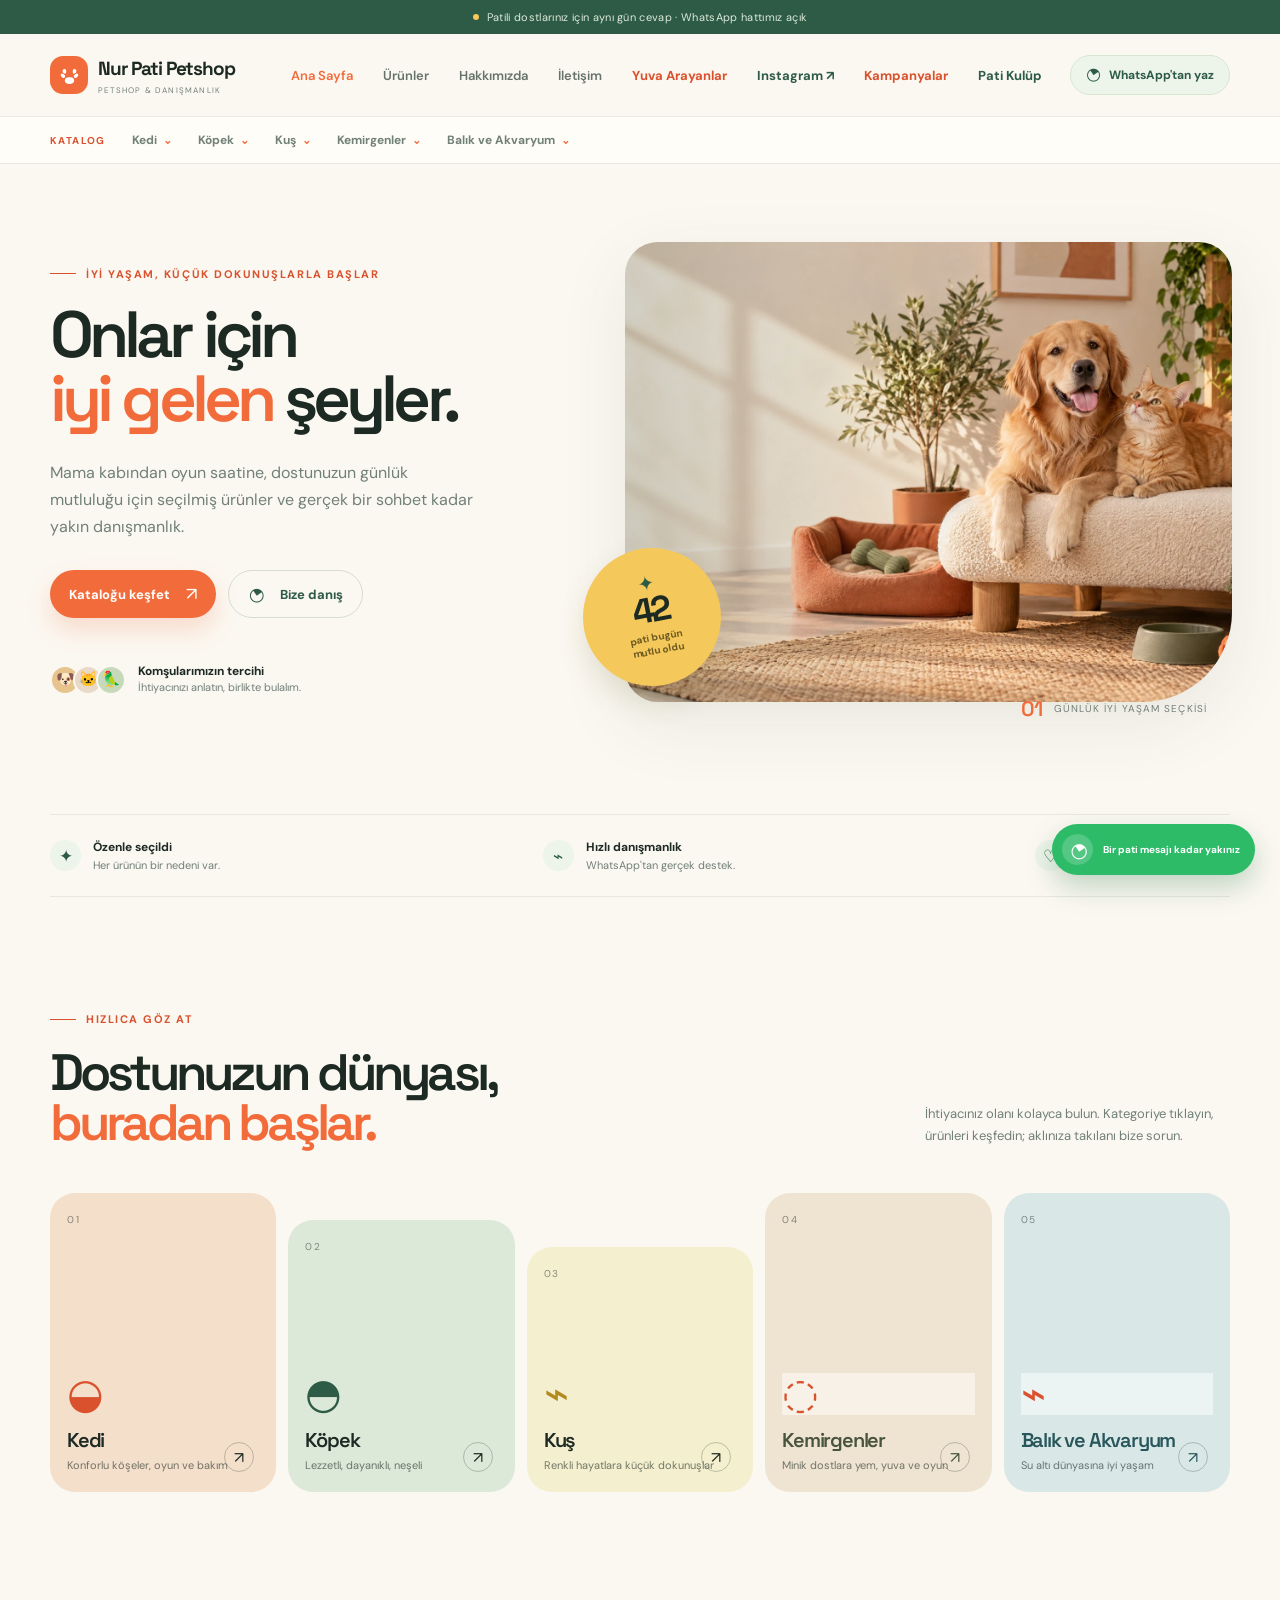
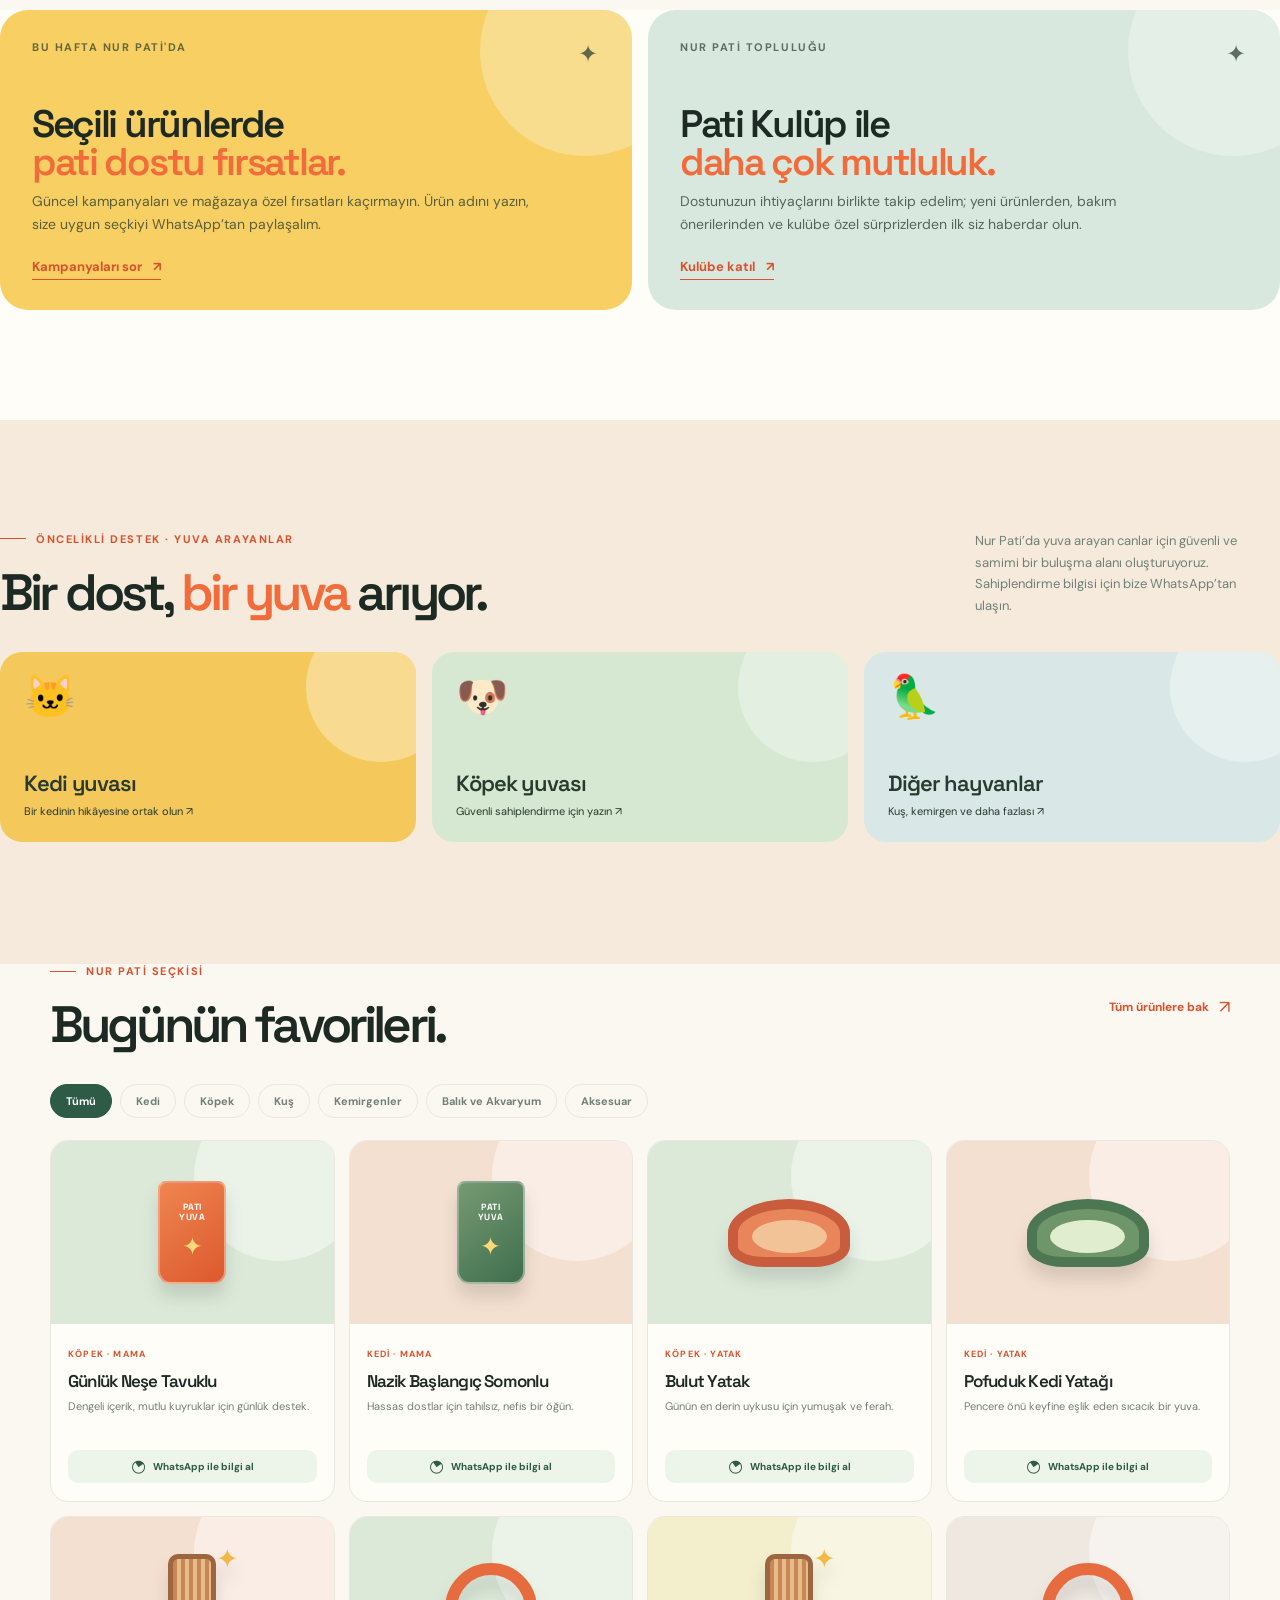
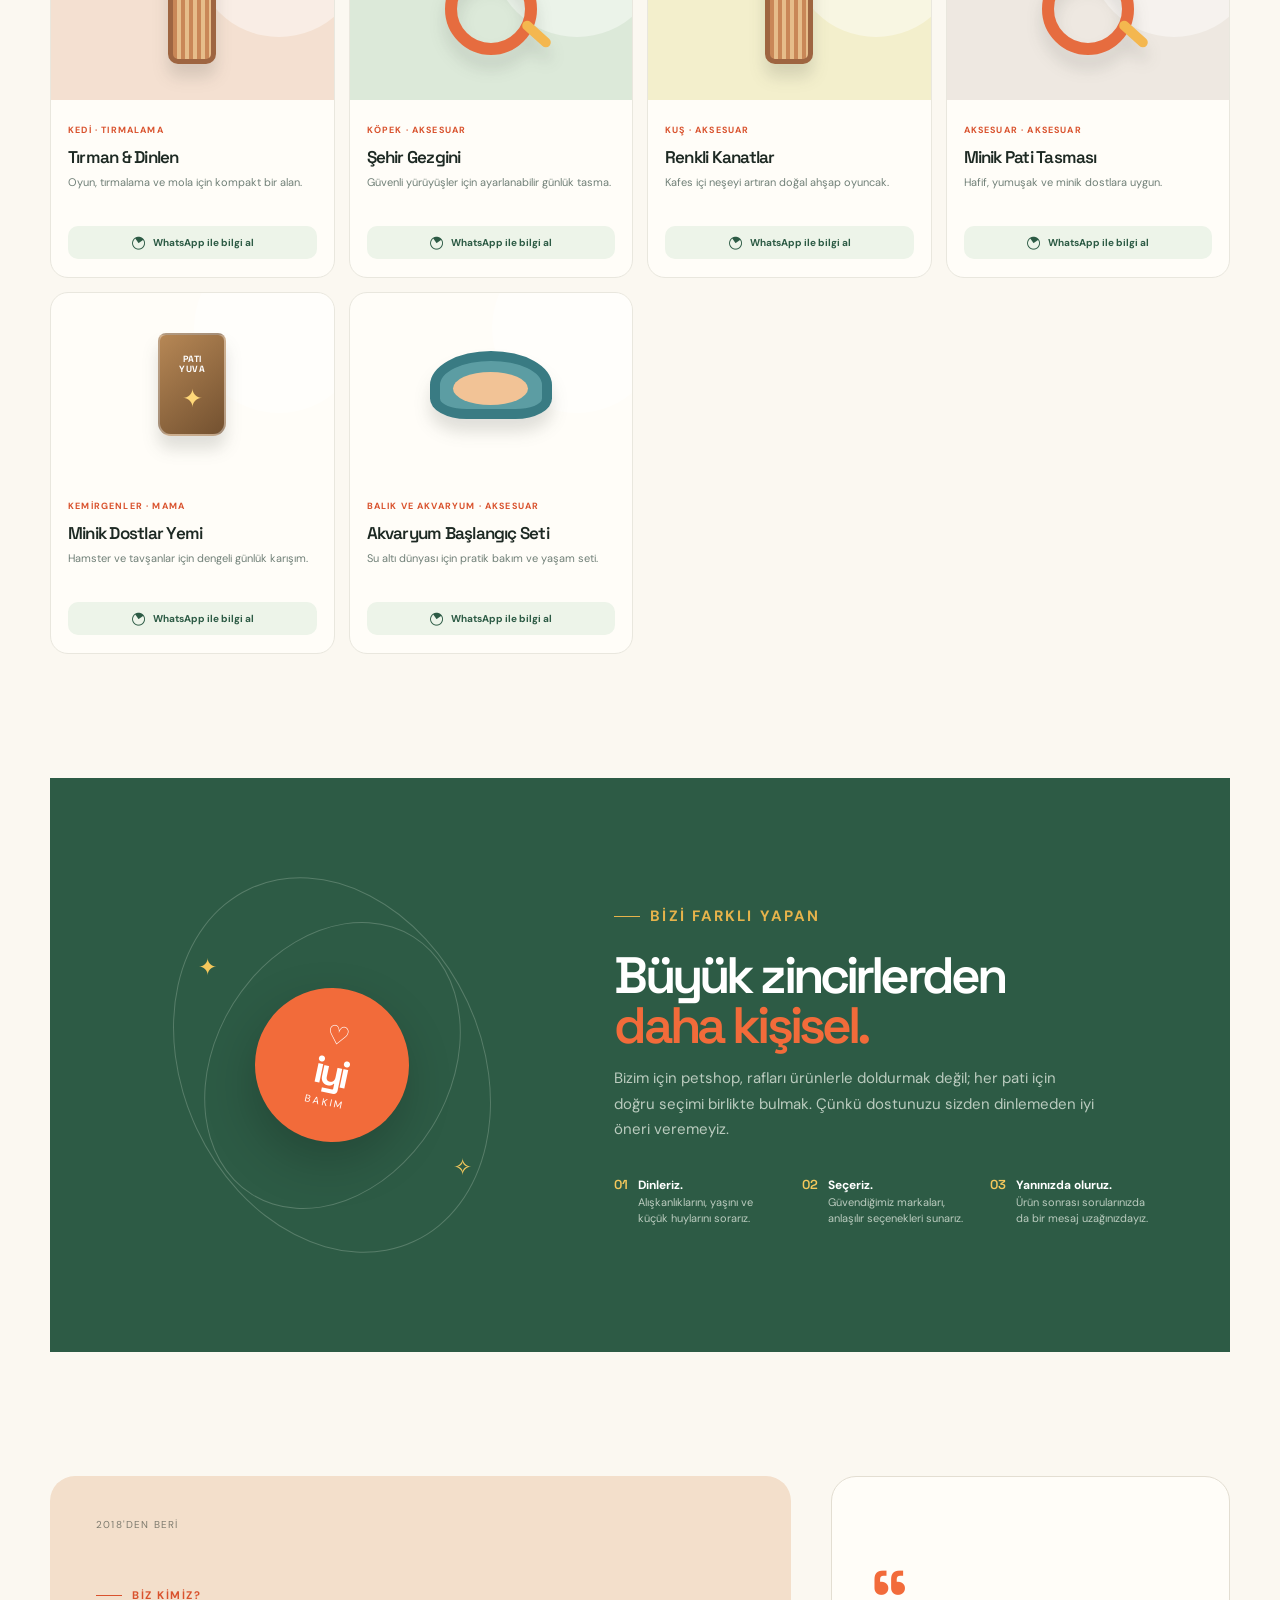
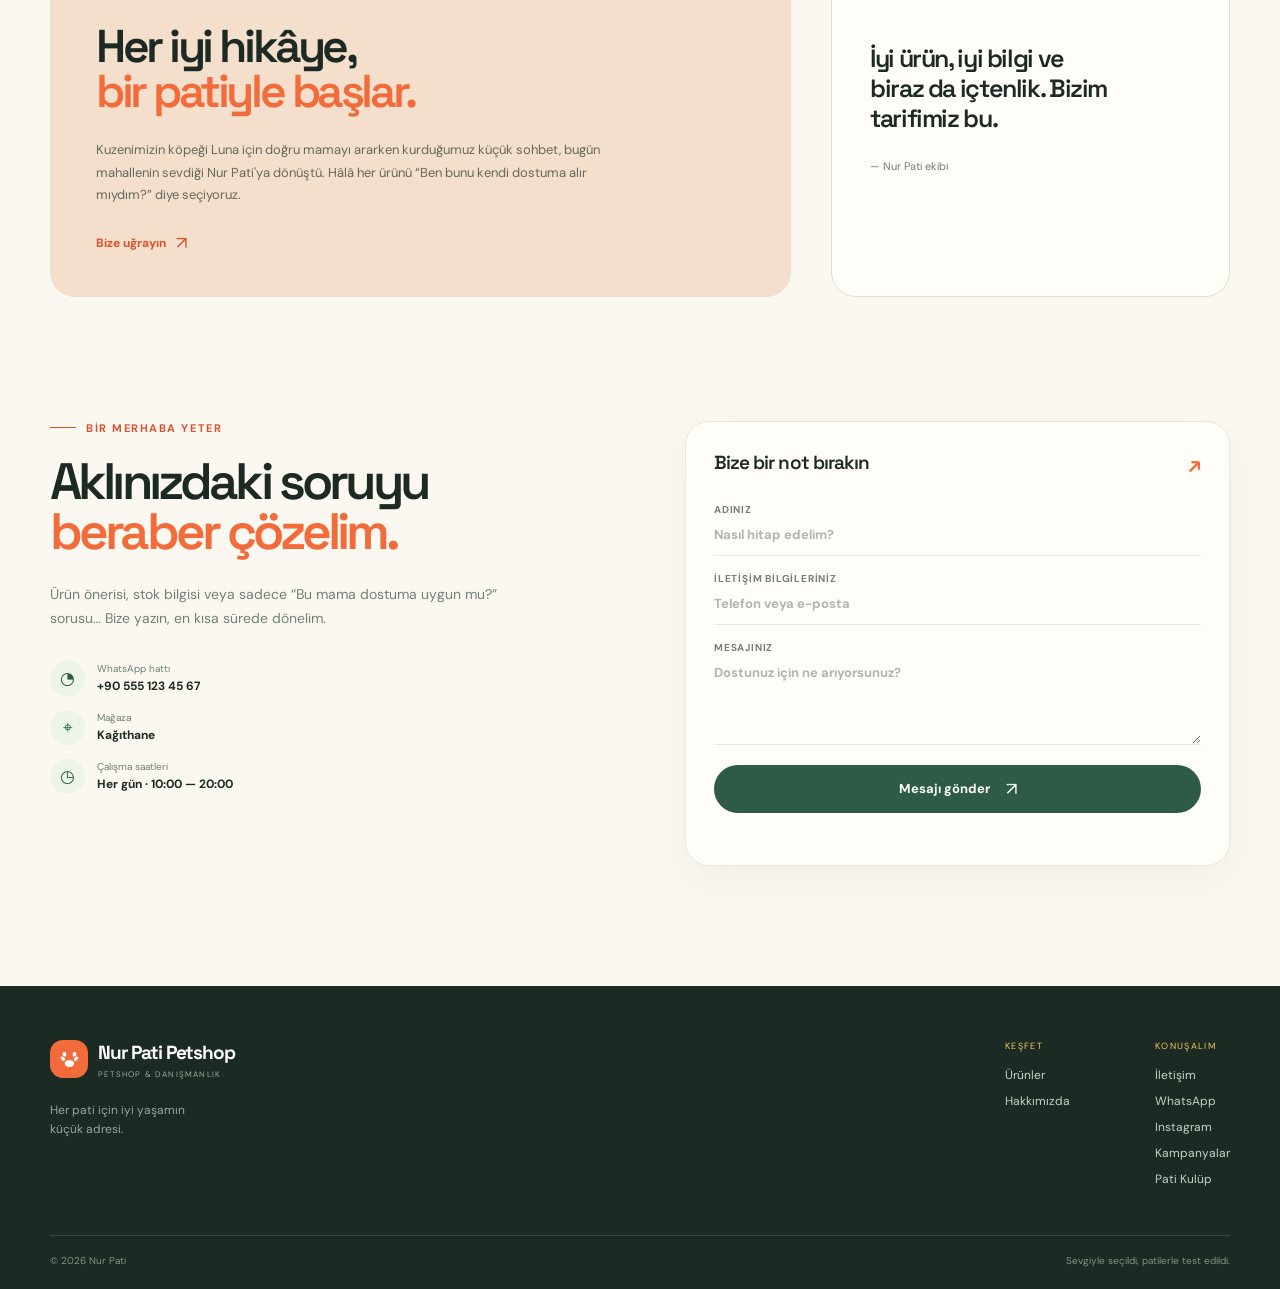
<file: index.html>
<!doctype html>
<html lang="tr">
  <head>
    <meta charset="UTF-8" />
    <meta name="viewport" content="width=device-width, initial-scale=1.0, viewport-fit=cover" />
    <meta name="theme-color" content="#f26b3a" />
    <meta name="mobile-web-app-capable" content="yes" />
    <meta name="apple-mobile-web-app-capable" content="yes" />
    <meta name="apple-mobile-web-app-status-bar-style" content="default" />
    <meta name="format-detection" content="telephone=no" />
    <meta name="referrer" content="strict-origin-when-cross-origin" />
    <meta http-equiv="Content-Security-Policy" content="default-src 'self'; base-uri 'self'; object-src 'none'; script-src 'self' 'unsafe-inline' https://files.manuscdn.com https://manus-analytics.com; style-src 'self' 'unsafe-inline'; font-src 'self' data:; img-src 'self' data: blob:; connect-src 'self' https://manus-analytics.com; form-action 'self'; upgrade-insecure-requests" />
    <meta name="description" content="Nur Pati Petshop — dostlarınız için özenle seçilmiş ürünler ve WhatsApp'tan hızlı danışmanlık." />
    <meta property="og:type" content="website" />
    <meta property="og:locale" content="tr_TR" />
    <meta property="og:title" content="Nur Pati Petshop — Her pati için iyi yaşam" />
    <meta property="og:description" content="Dostlarınız için özenle seçilmiş petshop ürünleri ve WhatsApp'tan hızlı danışmanlık." />
    <meta property="og:url" content="https://oblomovss.github.io/" />
    <meta property="og:site_name" content="Nur Pati Petshop" />
    <meta property="og:image" content="https://oblomovss.github.io/patiyuva-og.png" />
    <meta property="og:image:type" content="image/png" />
    <meta property="og:image:width" content="1200" />
    <meta property="og:image:height" content="675" />
    <meta property="og:image:alt" content="Nur Pati petshop ürünleriyle mutlu bir köpek ve kedi" />
    <meta name="twitter:card" content="summary_large_image" />
    <meta name="twitter:title" content="Nur Pati Petshop — Her pati için iyi yaşam" />
    <meta name="twitter:description" content="Dostlarınız için özenle seçilmiş petshop ürünleri ve WhatsApp'tan hızlı danışmanlık." />
    <meta name="twitter:image" content="https://oblomovss.github.io/patiyuva-og.png" />
    <title>Nur Pati Petshop — Her pati için iyi yaşam</title>
    <link rel="icon" href="/patiyuva-logo.svg" type="image/svg+xml" />
    <link rel="manifest" href="/site.webmanifest" />
    <link rel="stylesheet" href="/fonts.css" />
    <link rel="stylesheet" href="/styles.css" />
  </head>
  <body>
    <div class="announcement"><span class="announcement-dot"></span> Patili dostlarınız için aynı gün cevap · WhatsApp hattımız açık</div>

    <header class="site-header" id="home">
      <div class="nav-shell">
        <a class="brand" href="/" data-route="home" aria-label="Nur Pati Petshop ana sayfa">
          <span class="brand-mark" aria-hidden="true">
            <svg viewBox="0 0 48 48" role="img"><path d="M15.1 20.2c-3.5 0-6.1-3.1-5.4-6.4.6-2.8 3.1-4.2 5.1-3.2 2.1 1 2.9 4.6 2.4 6.8-.3 1.7-1.1 2.8-2.1 2.8Zm17.8 0c-1 0-1.8-1.1-2.1-2.8-.5-2.2.3-5.8 2.4-6.8 2-1 4.5.4 5.1 3.2.7 3.3-1.9 6.4-5.4 6.4ZM9.8 28.7c-2.9-1.8-5.1-4.9-3.8-7.1 1.2-2 4-2 6.4-.2 2.2 1.7 3.1 4.4 2.1 6.2-.9 1.7-2.8 2.2-4.7 1.1Zm28.4 0c-1.9 1.1-3.8.6-4.7-1.1-1-1.8-.1-4.5 2.1-6.2 2.4-1.8 5.2-1.8 6.4.2 1.3 2.2-.9 5.3-3.8 7.1Zm-14.2 13c-4.2 0-9.8-2.8-9.8-7.5 0-4 3.9-6.6 7.7-6.6 1.1 0 1.8.3 2.1.3s1-.3 2.1-.3c3.8 0 7.7 2.6 7.7 6.6 0 4.7-5.6 7.5-9.8 7.5Z" /></svg>
          </span>
          <span class="brand-copy"><strong>Nur Pati Petshop</strong><small>petshop & danışmanlık</small></span>
        </a>
        <nav class="desktop-nav" aria-label="Ana navigasyon">
          <a href="/" data-route="home">Ana Sayfa</a>
          <a href="/urunler" data-route="products">Ürünler</a>
          <a href="/hakkimizda" data-route="about">Hakkımızda</a>
          <a href="/iletisim" data-route="contact">İletişim</a>
          <a class="nav-priority" href="#yuva-arayanlar">Yuva Arayanlar</a>
          <a class="nav-instagram" href="https://www.instagram.com/" target="_blank" rel="noopener noreferrer">Instagram ↗</a>
          <a class="nav-campaign" href="#kampanyalar">Kampanyalar</a>
          <a class="nav-club" href="#pati-kulup">Pati Kulüp</a>
        </nav>
        <a class="nav-whatsapp" href="https://wa.me/905551234567?text=Merhaba%20Nur%20Pati%2C%20bilgi%20almak%20istiyorum." target="_blank" rel="noreferrer"><span class="wa-symbol">◔</span> WhatsApp'tan yaz</a>
        <button class="menu-toggle" type="button" aria-label="Menüyü aç" aria-expanded="false"><span></span><span></span></button>
      </div>
      <div class="mobile-menu" aria-hidden="true">
        <a href="/" data-route="home">Ana Sayfa</a>
        <a href="/urunler" data-route="products">Ürünler</a>
        <a href="/hakkimizda" data-route="about">Hakkımızda</a>
        <a href="/iletisim" data-route="contact">İletişim</a>
        <a class="nav-priority" href="#yuva-arayanlar">Yuva Arayanlar</a>
        <a class="nav-instagram" href="https://www.instagram.com/" target="_blank" rel="noopener noreferrer">Instagram ↗</a>
        <a class="nav-campaign" href="#kampanyalar">Kampanyalar</a>
        <a class="nav-club" href="#pati-kulup">Pati Kulüp</a>
      </div>
    </header>
    <nav class="catalog-bar" aria-label="Ana kategori navigasyonu">
      <div class="catalog-bar-inner">
        <span class="catalog-label">Katalog</span>
        <details class="catalog-menu">
          <summary>Kedi <span>⌄</span></summary>
          <div class="catalog-menu-panel">
            <strong>Kedi</strong>
            <a href="/urunler?kategori=Kedi">Kedi mamaları</a>
            <a href="/urunler?kategori=Kedi">Kedi yaş mamaları</a>
            <a href="/urunler?kategori=Kedi">Kedi kumları</a>
            <a href="/urunler?kategori=Kedi">Kedi yatakları</a>
            <a href="/urunler?kategori=Kedi">Kedi oyuncakları</a>
          </div>
        </details>
        <details class="catalog-menu">
          <summary>Köpek <span>⌄</span></summary>
          <div class="catalog-menu-panel">
            <strong>Köpek</strong>
            <a href="/urunler?kategori=Köpek">Köpek mamaları</a>
            <a href="/urunler?kategori=Köpek">Köpek yaş mamaları</a>
            <a href="/urunler?kategori=Köpek">Köpek ödülleri</a>
            <a href="/urunler?kategori=Köpek">Köpek yatakları</a>
            <a href="/urunler?kategori=Köpek">Tasma ve gezdirme</a>
          </div>
        </details>
        <details class="catalog-menu">
          <summary>Kuş <span>⌄</span></summary>
          <div class="catalog-menu-panel">
            <strong>Kuş</strong>
            <a href="/urunler?kategori=Kuş">Kuş yemleri</a>
            <a href="/urunler?kategori=Kuş">Kafesler</a>
            <a href="/urunler?kategori=Kuş">Kafes aksesuarları</a>
            <a href="/urunler?kategori=Kuş">Kuş oyuncakları</a>
            <a href="/urunler?kategori=Kuş">Vitamin ve bakım</a>
          </div>
        </details>
        <details class="catalog-menu">
          <summary>Kemirgenler <span>⌄</span></summary>
          <div class="catalog-menu-panel">
            <strong>Kemirgenler</strong>
            <a href="/urunler?kategori=Kemirgenler">Kemirgen yemleri</a>
            <a href="/urunler?kategori=Kemirgenler">Kafesler ve yuvalar</a>
            <a href="/urunler?kategori=Kemirgenler">Talaş ve altlık</a>
            <a href="/urunler?kategori=Kemirgenler">Oyuncaklar</a>
            <a href="/urunler?kategori=Kemirgenler">Bakım ürünleri</a>
          </div>
        </details>
        <details class="catalog-menu">
          <summary>Balık ve Akvaryum <span>⌄</span></summary>
          <div class="catalog-menu-panel">
            <strong>Balık ve Akvaryum</strong>
            <a href="/urunler?kategori=Balık ve Akvaryum">Balık yemleri</a>
            <a href="/urunler?kategori=Balık ve Akvaryum">Akvaryumlar</a>
            <a href="/urunler?kategori=Balık ve Akvaryum">Filtre ve motorlar</a>
            <a href="/urunler?kategori=Balık ve Akvaryum">Dekorasyon</a>
            <a href="/urunler?kategori=Balık ve Akvaryum">Su bakım ürünleri</a>
          </div>
        </details>
      </div>
    </nav>

    <main>
      <section class="hero-section page-section" data-page="home" aria-labelledby="hero-title">
        <div class="hero-content">
          <p class="eyebrow"><span class="eyebrow-line"></span> İyi yaşam, küçük dokunuşlarla başlar</p>
          <h1 id="hero-title">Onlar için<br /><em>iyi gelen</em> şeyler.</h1>
          <p class="hero-lead">Mama kabından oyun saatine, dostunuzun günlük mutluluğu için seçilmiş ürünler ve gerçek bir sohbet kadar yakın danışmanlık.</p>
          <div class="hero-actions">
            <a class="button button-primary" href="/urunler" data-route="products">Kataloğu keşfet <span>↗</span></a>
            <a class="button button-ghost" href="https://wa.me/905551234567?text=Merhaba%20Nur%20Pati%2C%20dostum%20i%C3%A7in%20%C3%B6neri%20almak%20istiyorum." target="_blank" rel="noreferrer"><span class="wa-symbol">◔</span> Bize danış</a>
          </div>
          <div class="hero-note"><span class="note-avatars"><i>🐶</i><i>🐱</i><i>🦜</i></span><span><strong>Komşularımızın tercihi</strong><br />İhtiyacınızı anlatın, birlikte bulalım.</span></div>
        </div>
        <div class="hero-visual">
          <div class="hero-image-wrap"><img src="/patiyuva-hero.webp" alt="Nur Pati için birlikte dinlenen bir köpek ve kedi" onerror="this.style.display='none'; this.parentElement.classList.add('image-fallback')" /></div>
          <div class="hero-sticker"><span class="sticker-icon">✦</span><strong>42</strong><span>pati bugün<br />mutlu oldu</span></div>
          <div class="hero-caption"><span>01</span><span>Günlük iyi yaşam seçkisi</span></div>
        </div>
      </section>

      <section class="trust-row" aria-label="Nur Pati güvenceleri">
        <div><span class="trust-icon">✦</span><strong>Özenle seçildi</strong><small>Her ürünün bir nedeni var.</small></div>
        <div><span class="trust-icon">⌁</span><strong>Hızlı danışmanlık</strong><small>WhatsApp'tan gerçek destek.</small></div>
        <div><span class="trust-icon">♡</span><strong>Mahalle sıcaklığı</strong><small>Tanıdık, samimi, yakın.</small></div>
      </section>

      <section class="category-section page-section" aria-labelledby="category-title">
        <div class="section-heading split-heading"><div><p class="eyebrow"><span class="eyebrow-line"></span> Hızlıca göz at</p><h2 id="category-title">Dostunuzun dünyası,<br /><em>buradan başlar.</em></h2></div><p class="section-intro">İhtiyacınız olanı kolayca bulun. Kategoriye tıklayın, ürünleri keşfedin; aklınıza takılanı bize sorun.</p></div>
        <div class="category-layout">
          <a class="category-card cat-cat" href="/urunler?kategori=Kedi" data-category="Kedi" data-route="products"><span class="category-number">01</span><span class="category-icon">◒</span><strong>Kedi</strong><small>Konforlu köşeler, oyun ve bakım</small><span class="category-arrow">↗</span></a>
          <a class="category-card cat-dog" href="/urunler?kategori=Köpek" data-category="Köpek" data-route="products"><span class="category-number">02</span><span class="category-icon">◓</span><strong>Köpek</strong><small>Lezzetli, dayanıklı, neşeli</small><span class="category-arrow">↗</span></a>
          <a class="category-card cat-bird" href="/urunler?kategori=Kuş" data-category="Kuş" data-route="products"><span class="category-number">03</span><span class="category-icon">⌁</span><strong>Kuş</strong><small>Renkli hayatlara küçük dokunuşlar</small><span class="category-arrow">↗</span></a>
          <a class="category-card cat-rodent" href="/urunler?kategori=Kemirgen" data-category="Kemirgen" data-route="products"><span class="category-number">04</span><span class="category-icon">◌</span><strong>Kemirgenler</strong><small>Minik dostlara yem, yuva ve oyun</small><span class="category-arrow">↗</span></a>
          <a class="category-card cat-aquarium" href="/urunler?kategori=Balık%20ve%20Akvaryum" data-category="Balık ve Akvaryum" data-route="products"><span class="category-number">05</span><span class="category-icon">⌁</span><strong>Balık ve Akvaryum</strong><small>Su altı dünyasına iyi yaşam</small><span class="category-arrow">↗</span></a>
        </div>
      </section>

      <section class="promo-section page-section" aria-label="Kampanyalar ve Pati Kulüp">
        <div class="promo-grid">
          <article class="promo-card promo-campaign" id="kampanyalar">
            <div class="promo-kicker">Bu hafta Nur Pati'da</div>
            <h2>Seçili ürünlerde<br /><em>pati dostu fırsatlar.</em></h2>
            <p>Güncel kampanyaları ve mağazaya özel fırsatları kaçırmayın. Ürün adını yazın, size uygun seçkiyi WhatsApp’tan paylaşalım.</p>
            <a class="promo-link" href="https://wa.me/905551234567?text=Merhaba%20Nur%20Pati%2C%20g%C3%BCncel%20kampanyalar%C4%B1%20%C3%B6%C4%9Frenmek%20istiyorum." target="_blank" rel="noreferrer">Kampanyaları sor <span>↗</span></a>
          </article>
          <article class="promo-card promo-club" id="pati-kulup">
            <div class="promo-kicker">Nur Pati topluluğu</div>
            <h2>Pati Kulüp ile<br /><em>daha çok mutluluk.</em></h2>
            <p>Dostunuzun ihtiyaçlarını birlikte takip edelim; yeni ürünlerden, bakım önerilerinden ve kulübe özel sürprizlerden ilk siz haberdar olun.</p>
            <a class="promo-link" href="https://wa.me/905551234567?text=Merhaba%20Nur%20Pati%2C%20Pati%20Kul%C3%BCp%20hakk%C4%B1nda%20bilgi%20almak%20istiyorum." target="_blank" rel="noreferrer">Kulübe katıl <span>↗</span></a>
          </article>
        </div>
      </section>
      <section class="homing-section page-section" id="yuva-arayanlar" aria-labelledby="homing-title">
        <div class="section-heading split-heading"><div><p class="eyebrow"><span class="eyebrow-line"></span> Öncelikli destek · Yuva arayanlar</p><h2 id="homing-title">Bir dost, <em>bir yuva</em> arıyor.</h2></div><p class="section-intro">Nur Pati’da yuva arayan canlar için güvenli ve samimi bir buluşma alanı oluşturuyoruz. Sahiplendirme bilgisi için bize WhatsApp’tan ulaşın.</p></div>
        <div class="homing-grid">
          <a class="homing-card homing-cat" href="https://wa.me/905551234567?text=Merhaba%20Nur%20Pati%2C%20yuva%20arayan%20bir%20kedi%20hakk%C4%B1nda%20bilgi%20almak%20istiyorum." target="_blank" rel="noreferrer"><span>🐱</span><strong>Kedi yuvası</strong><small>Bir kedinin hikâyesine ortak olun ↗</small></a>
          <a class="homing-card homing-dog" href="https://wa.me/905551234567?text=Merhaba%20Nur%20Pati%2C%20yuva%20arayan%20bir%20k%C3%B6pek%20hakk%C4%B1nda%20bilgi%20almak%20istiyorum." target="_blank" rel="noreferrer"><span>🐶</span><strong>Köpek yuvası</strong><small>Güvenli sahiplendirme için yazın ↗</small></a>
          <a class="homing-card homing-other" href="https://wa.me/905551234567?text=Merhaba%20Nur%20Pati%2C%20di%C4%9Fer%20hayvanlar%20i%C3%A7in%20yuva%20arama%20bilgisi%20almak%20istiyorum." target="_blank" rel="noreferrer"><span>🦜</span><strong>Diğer hayvanlar</strong><small>Kuş, kemirgen ve daha fazlası ↗</small></a>
        </div>
      </section>

      <section class="featured-section page-section" id="urunler" data-page="products" aria-labelledby="products-title">
        <div class="section-heading product-heading"><div><p class="eyebrow"><span class="eyebrow-line"></span> Nur Pati seçkisi</p><h2 id="products-title">Bugünün favorileri.</h2></div><a class="text-link" href="/urunler" data-route="products">Tüm ürünlere bak <span>↗</span></a></div>
        <div class="filter-row" role="tablist" aria-label="Ürün kategorileri">
          <button class="filter-chip is-active" type="button" data-filter="Tümü" role="tab" aria-selected="true">Tümü</button>
          <button class="filter-chip" type="button" data-filter="Kedi" role="tab" aria-selected="false">Kedi</button>
          <button class="filter-chip" type="button" data-filter="Köpek" role="tab" aria-selected="false">Köpek</button>
          <button class="filter-chip" type="button" data-filter="Kuş" role="tab" aria-selected="false">Kuş</button>
          <button class="filter-chip" type="button" data-filter="Kemirgenler" role="tab" aria-selected="false">Kemirgenler</button>
          <button class="filter-chip" type="button" data-filter="Balık ve Akvaryum" role="tab" aria-selected="false">Balık ve Akvaryum</button>
          <button class="filter-chip" type="button" data-filter="Aksesuar" role="tab" aria-selected="false">Aksesuar</button>
        </div>
        <div class="product-grid" id="product-grid"></div>
      </section>

      <section class="why-section page-section" aria-labelledby="why-title">
        <div class="why-visual"><div class="why-orbit orbit-one"></div><div class="why-orbit orbit-two"></div><div class="why-badge"><span>♡</span><strong>iyi</strong><small>bakım</small></div><span class="why-spark spark-one">✦</span><span class="why-spark spark-two">✧</span></div>
        <div class="why-copy"><p class="eyebrow"><span class="eyebrow-line"></span> Bizi farklı yapan</p><h2 id="why-title">Büyük zincirlerden<br /><em>daha kişisel.</em></h2><p>Bizim için petshop, rafları ürünlerle doldurmak değil; her pati için doğru seçimi birlikte bulmak. Çünkü dostunuzu sizden dinlemeden iyi öneri veremeyiz.</p><div class="why-list"><div><span>01</span><p><strong>Dinleriz.</strong><br />Alışkanlıklarını, yaşını ve küçük huylarını sorarız.</p></div><div><span>02</span><p><strong>Seçeriz.</strong><br />Güvendiğimiz markaları, anlaşılır seçenekleri sunarız.</p></div><div><span>03</span><p><strong>Yanınızda oluruz.</strong><br />Ürün sonrası sorularınızda da bir mesaj uzağınızdayız.</p></div></div></div>
      </section>

      <section class="story-section page-section" id="hakkimizda" data-page="about" aria-labelledby="story-title">
        <div class="story-card"><div class="story-topline"><span>2018'den beri</span></div><p class="eyebrow"><span class="eyebrow-line"></span> Biz kimiz?</p><h2 id="story-title">Her iyi hikâye,<br /><em>bir patiyle başlar.</em></h2><p>Kuzenimizin köpeği Luna için doğru mamayı ararken kurduğumuz küçük sohbet, bugün mahallenin sevdiği Nur Pati'ya dönüştü. Hâlâ her ürünü “Ben bunu kendi dostuma alır mıydım?” diye seçiyoruz.</p><a class="text-link" href="/iletisim" data-route="contact">Bize uğrayın <span>↗</span></a></div><div class="story-note"><span class="quote-mark">“</span><p>İyi ürün, iyi bilgi ve biraz da içtenlik. Bizim tarifimiz bu.</p><span class="quote-by">— Nur Pati ekibi</span></div>
      </section>

      <section class="contact-section page-section" id="iletisim" data-page="contact" aria-labelledby="contact-title">
        <div class="contact-intro"><p class="eyebrow"><span class="eyebrow-line"></span> Bir merhaba yeter</p><h2 id="contact-title">Aklınızdaki soruyu<br /><em>beraber çözelim.</em></h2><p>Ürün önerisi, stok bilgisi veya sadece “Bu mama dostuma uygun mu?” sorusu… Bize yazın, en kısa sürede dönelim.</p><div class="contact-details"><a href="https://wa.me/905551234567" target="_blank" rel="noreferrer"><span class="detail-icon">◔</span><span><small>WhatsApp hattı</small><strong>+90 555 123 45 67</strong></span></a><div><span class="detail-icon">⌖</span><span><small>Mağaza</small><strong>Kağıthane</strong></span></div><div><span class="detail-icon">◷</span><span><small>Çalışma saatleri</small><strong>Her gün · 10:00 — 20:00</strong></span></div></div></div>
        <form class="contact-form" id="contact-form"><div class="form-kicker">Bize bir not bırakın <span>↗</span></div><label>Adınız<input type="text" name="name" placeholder="Nasıl hitap edelim?" required /></label><label>İletişim bilgileriniz<input type="text" name="contact" placeholder="Telefon veya e-posta" required /></label><label>Mesajınız<textarea name="message" rows="4" placeholder="Dostunuz için ne arıyorsunuz?" required></textarea></label><button class="button button-dark" type="submit">Mesajı gönder <span>↗</span></button><p class="form-success" id="form-success" role="status" aria-live="polite"></p></form>
      </section>
    </main>

    <footer class="site-footer"><div class="footer-brand"><a class="brand" href="/" data-route="home"><span class="brand-mark" aria-hidden="true"><svg viewBox="0 0 48 48"><path d="M15.1 20.2c-3.5 0-6.1-3.1-5.4-6.4.6-2.8 3.1-4.2 5.1-3.2 2.1 1 2.9 4.6 2.4 6.8-.3 1.7-1.1 2.8-2.1 2.8Zm17.8 0c-1 0-1.8-1.1-2.1-2.8-.5-2.2.3-5.8 2.4-6.8 2-1 4.5.4 5.1 3.2.7 3.3-1.9 6.4-5.4 6.4ZM9.8 28.7c-2.9-1.8-5.1-4.9-3.8-7.1 1.2-2 4-2 6.4-.2 2.2 1.7 3.1 4.4 2.1 6.2-.9 1.7-2.8 2.2-4.7 1.1Zm28.4 0c-1.9 1.1-3.8.6-4.7-1.1-1-1.8-.1-4.5 2.1-6.2 2.4-1.8 5.2-1.8 6.4.2 1.3 2.2-.9 5.3-3.8 7.1Zm-14.2 13c-4.2 0-9.8-2.8-9.8-7.5 0-4 3.9-6.6 7.7-6.6 1.1 0 1.8.3 2.1.3s1-.3 2.1-.3c3.8 0 7.7 2.6 7.7 6.6 0 4.7-5.6 7.5-9.8 7.5Z" /></svg></span><span class="brand-copy"><strong>Nur Pati Petshop</strong><small>petshop & danışmanlık</small></span></a><p>Her pati için iyi yaşamın<br />küçük adresi.</p></div><div class="footer-links"><div><small>Keşfet</small><a href="/urunler" data-route="products">Ürünler</a><a href="/hakkimizda" data-route="about">Hakkımızda</a></div><div><small>Konuşalım</small><a href="/iletisim" data-route="contact">İletişim</a><a href="https://wa.me/905551234567" target="_blank" rel="noreferrer">WhatsApp</a><a href="https://www.instagram.com/" target="_blank" rel="noopener noreferrer">Instagram</a><a href="#kampanyalar">Kampanyalar</a><a href="#pati-kulup">Pati Kulüp</a></div></div><div class="footer-bottom"><span>© 2026 Nur Pati</span><span>Sevgiyle seçildi, patilerle test edildi.</span></div></footer>

    <a class="floating-whatsapp" href="https://wa.me/905551234567?text=Merhaba%20Nur%20Pati%2C%20yard%C4%B1mc%C4%B1%20olur%20musunuz%3F" target="_blank" rel="noreferrer" aria-label="WhatsApp üzerinden Nur Pati'ya ulaşın"><span class="floating-wa-icon">◔</span><span class="floating-wa-label">Bir pati mesajı kadar yakınız</span></a>
    <script src="/app.js" defer></script>
  </body>
</html>
</file>
<file: fonts.css>
@font-face {
  font-family: 'DM Sans';
  font-style: normal;
  font-weight: 400;
  font-display: swap;
  src: url('/dm-sans-400.ttf') format('truetype');
}
@font-face {
  font-family: 'DM Sans';
  font-style: normal;
  font-weight: 500;
  font-display: swap;
  src: url('/dm-sans-500.ttf') format('truetype');
}
@font-face {
  font-family: 'DM Sans';
  font-style: normal;
  font-weight: 600;
  font-display: swap;
  src: url('/dm-sans-600.ttf') format('truetype');
}
@font-face {
  font-family: 'DM Sans';
  font-style: normal;
  font-weight: 700;
  font-display: swap;
  src: url('/dm-sans-700.ttf') format('truetype');
}
@font-face {
  font-family: 'Space Grotesk';
  font-style: normal;
  font-weight: 500;
  font-display: swap;
  src: url('/space-grotesk-500.ttf') format('truetype');
}
@font-face {
  font-family: 'Space Grotesk';
  font-style: normal;
  font-weight: 600;
  font-display: swap;
  src: url('/space-grotesk-600.ttf') format('truetype');
}
@font-face {
  font-family: 'Space Grotesk';
  font-style: normal;
  font-weight: 700;
  font-display: swap;
  src: url('/space-grotesk-700.ttf') format('truetype');
}
</file>
<file: styles.css>
:root{--ink:#1d2923;--muted:#718078;--cream:#fbf8f1;--paper:#fffdf8;--line:#e9e7de;--orange:#f26b3a;--orange-deep:#d9522d;--sage:#dce9d9;--green:#2d5b45;--green-soft:#edf4e9;--yellow:#f5c85c;--shadow:0 22px 70px rgba(41,61,46,.09);--radius:24px}*{box-sizing:border-box}html{scroll-behavior:smooth}body{margin:0;background:var(--cream);color:var(--ink);font-family:'DM Sans',sans-serif;-webkit-font-smoothing:antialiased}a{color:inherit;text-decoration:none}button,input,textarea{font:inherit}button{cursor:pointer;border:0}img{display:block;max-width:100%}.announcement{height:34px;background:var(--green);color:#dce9d9;display:flex;align-items:center;justify-content:center;gap:8px;font-size:11px;letter-spacing:.03em}.announcement-dot{width:6px;height:6px;background:#f8c95b;border-radius:50%;display:inline-block}.site-header{position:relative;z-index:10;border-bottom:1px solid rgba(29,41,35,.07);background:rgba(251,248,241,.92);backdrop-filter:blur(16px)}.nav-shell{width:min(1180px,calc(100% - 56px));height:82px;margin:auto;display:flex;align-items:center;justify-content:space-between;gap:28px}.brand{display:inline-flex;align-items:center;gap:10px;min-width:max-content}.brand-mark{display:grid;place-items:center;width:38px;height:38px;border-radius:13px;background:var(--orange);color:#fff}.brand-mark svg{width:23px;height:23px;fill:currentColor}.brand-copy{display:flex;flex-direction:column;line-height:1}.brand-copy strong{font:700 19px 'Space Grotesk',sans-serif;letter-spacing:-.06em}.brand-copy small{margin-top:5px;font-size:8px;letter-spacing:.15em;text-transform:uppercase;color:var(--muted)}.desktop-nav{display:flex;align-items:center;gap:30px;margin-left:auto}.desktop-nav a,.mobile-menu a{font-size:13px;font-weight:600;color:#65736a;transition:color .2s ease}.desktop-nav a:hover,.desktop-nav a.is-current,.mobile-menu a:hover{color:var(--orange)}.nav-whatsapp{display:flex;align-items:center;gap:8px;padding:11px 15px;background:var(--green-soft);border:1px solid #d7e6d2;border-radius:100px;color:var(--green);font-size:12px;font-weight:700;transition:transform .2s ease,background .2s ease}.nav-whatsapp:hover{transform:translateY(-2px);background:#e3f0df}.wa-symbol{font-size:17px;line-height:.7;display:inline-block;transform:rotate(-35deg);font-weight:400}.menu-toggle,.mobile-menu{display:none}.hero-section{width:min(1180px,calc(100% - 56px));min-height:650px;margin:0 auto;padding:77px 0 92px;display:grid;grid-template-columns:45% 55%;align-items:center;gap:20px}.hero-content{padding-right:20px}.eyebrow{display:flex;align-items:center;gap:10px;margin:0 0 22px;color:var(--orange-deep);font-size:11px;font-weight:700;letter-spacing:.14em;text-transform:uppercase}.eyebrow-line{width:26px;height:1px;background:currentColor}.hero-content h1,.section-heading h2,.why-copy h2,.story-card h2,.contact-intro h2{font:600 clamp(42px,5.1vw,70px)/.98 'Space Grotesk',sans-serif;letter-spacing:-.075em;margin:0;color:var(--ink)}em{font-style:normal;color:var(--orange)}.hero-lead{max-width:430px;margin:28px 0 30px;color:var(--muted);font-size:16px;line-height:1.7}.hero-actions{display:flex;align-items:center;gap:12px;flex-wrap:wrap}.button{display:inline-flex;align-items:center;justify-content:center;gap:16px;min-height:48px;padding:0 19px;border-radius:100px;font-weight:700;font-size:13px;transition:transform .2s ease,box-shadow .2s ease,background .2s ease}.button span:last-child{font-size:18px;font-weight:400}.button-primary{background:var(--orange);color:#fff;box-shadow:0 12px 25px rgba(242,107,58,.2)}.button-primary:hover,.button-dark:hover{transform:translateY(-3px);box-shadow:0 14px 26px rgba(41,61,46,.18)}.button-ghost{background:transparent;color:var(--green);border:1px solid #d5ddd3}.button-ghost:hover{background:#fff}.hero-note{display:flex;align-items:center;gap:12px;margin-top:45px;font-size:11px;color:var(--muted);line-height:1.45}.hero-note strong{color:var(--ink);font-size:12px}.note-avatars{display:flex;align-items:center}.note-avatars i{display:grid;place-items:center;width:30px;height:30px;border:2px solid var(--cream);border-radius:50%;background:#f0dbba;font-style:normal;font-size:15px;margin-left:-7px}.note-avatars i:first-child{margin-left:0;background:#e7c48e}.note-avatars i:nth-child(2){background:#e9d9c8}.note-avatars i:nth-child(3){background:#c7d9bb}.hero-visual{position:relative;min-height:480px}.hero-image-wrap{position:absolute;inset:0 18px 20px 24px;overflow:hidden;border-radius:33px 33px 90px 33px;background:var(--sage);box-shadow:var(--shadow)}.hero-image-wrap:after{content:'';position:absolute;inset:0;background:linear-gradient(90deg,rgba(35,63,48,.18),transparent 58%);pointer-events:none}.hero-image-wrap img{width:100%;height:100%;object-fit:cover}.hero-sticker{position:absolute;left:-18px;bottom:36px;width:138px;height:138px;background:var(--yellow);border-radius:50%;display:flex;flex-direction:column;align-items:center;justify-content:center;text-align:center;transform:rotate(-11deg);box-shadow:0 14px 30px rgba(100,82,22,.15)}.hero-sticker .sticker-icon{font-size:20px;color:var(--green);position:absolute;top:22px}.hero-sticker strong{font:700 35px 'Space Grotesk',sans-serif;letter-spacing:-.08em;margin-top:11px}.hero-sticker span:last-child{font-size:10px;line-height:1.25;color:#6b5a21;font-weight:700}.hero-caption{position:absolute;right:43px;bottom:0;display:flex;gap:12px;align-items:center;color:var(--muted);font-size:10px;text-transform:uppercase;letter-spacing:.11em}.hero-caption span:first-child{color:var(--orange);font:600 21px 'Space Grotesk',sans-serif;letter-spacing:-.05em}.trust-row{border-top:1px solid var(--line);border-bottom:1px solid var(--line);width:min(1180px,calc(100% - 56px));margin:0 auto;display:flex;justify-content:space-between;padding:24px 0}.trust-row>div{display:grid;grid-template-columns:31px auto;grid-template-rows:auto auto;column-gap:12px;align-items:center;min-width:195px}.trust-icon{grid-row:1 / span 2;display:grid;place-items:center;width:31px;height:31px;border-radius:50%;background:var(--green-soft);color:var(--green);font-size:17px}.trust-row strong{font-size:12px}.trust-row small{font-size:11px;color:var(--muted);margin-top:3px}.category-section,.featured-section,.why-section,.story-section,.contact-section{width:min(1180px,calc(100% - 56px));margin:0 auto}.category-section{padding:115px 0 118px}.section-heading{display:flex;align-items:end;justify-content:space-between;gap:30px}.section-heading h2,.why-copy h2,.story-card h2,.contact-intro h2{font-size:clamp(36px,4vw,55px)}.section-intro{max-width:300px;margin:0 5px 2px 0;color:var(--muted);font-size:13px;line-height:1.65}.category-layout{display:grid;grid-template-columns:1.08fr .95fr .95fr;gap:16px;margin-top:45px}.category-card{position:relative;min-height:235px;padding:24px;border-radius:25px;display:flex;flex-direction:column;overflow:hidden;transition:transform .25s ease,box-shadow .25s ease}.category-card:hover{transform:translateY(-6px);box-shadow:var(--shadow)}.cat-cat{background:#f4dfcb}.cat-dog{background:#dce9d9;margin-top:27px}.cat-bird{background:#f4efcf;margin-top:54px}.category-number{font-size:10px;color:rgba(29,41,35,.5);letter-spacing:.15em}.category-icon{margin-top:auto;font-size:42px;font-family:Georgia,serif;line-height:1;color:var(--orange-deep)}.cat-dog .category-icon{color:var(--green)}.cat-bird .category-icon{color:#b28a20}.category-card strong{margin-top:12px;font:600 23px 'Space Grotesk',sans-serif;letter-spacing:-.06em}.category-card small{margin-top:5px;color:rgba(29,41,35,.6);font-size:11px}.category-arrow{position:absolute;right:22px;bottom:20px;width:30px;height:30px;border:1px solid rgba(29,41,35,.25);border-radius:50%;display:grid;place-items:center;font-size:16px}.featured-section{padding:0 0 124px}.product-heading{align-items:center}.text-link{display:inline-flex;align-items:center;gap:10px;color:var(--orange-deep);font-size:12px;font-weight:700}.text-link span{font-size:18px;font-weight:400}.filter-row{display:flex;align-items:center;gap:8px;flex-wrap:wrap;margin:34px 0 22px}.filter-chip{padding:9px 15px;border-radius:100px;background:transparent;border:1px solid var(--line);color:var(--muted);font-size:11px;font-weight:700;transition:all .2s ease}.filter-chip:hover,.filter-chip.is-active{background:var(--green);border-color:var(--green);color:#fff}.product-grid{display:grid;grid-template-columns:repeat(4,1fr);gap:14px}.product-card{position:relative;background:var(--paper);border:1px solid var(--line);border-radius:18px;overflow:hidden;transition:transform .25s ease,box-shadow .25s ease}.product-card:hover{transform:translateY(-5px);box-shadow:var(--shadow)}.product-art{height:183px;display:grid;place-items:center;position:relative;overflow:hidden}.product-art:before{content:'';position:absolute;width:170px;height:170px;border-radius:50%;background:rgba(255,255,255,.42);right:-30px;top:-50px}.art-kedi{background:#f4e0d1}.art-kopek{background:#dce9d9}.art-kus{background:#f3efcc}.art-aksesuar{background:#eee8e1}.art-pack,.art-bed,.art-scratch,.art-leash{position:relative;z-index:1;display:flex;align-items:center;justify-content:center;filter:drop-shadow(0 13px 8px rgba(45,53,44,.15));transition:transform .2s ease}.product-card:hover .art-pack,.product-card:hover .art-bed,.product-card:hover .art-scratch,.product-card:hover .art-leash{transform:scale(1.05) rotate(-2deg)}.art-pack{width:68px;height:103px;border-radius:8px 8px 13px 13px;background:linear-gradient(140deg,#ef854f,#dc592e);color:#fff;flex-direction:column;text-align:center;border:2px solid rgba(255,255,255,.35)}.art-pack:before{content:'PATI\A YUVA';white-space:pre;font:700 9px/1.1 'Space Grotesk';letter-spacing:.06em}.art-pack:after{content:'✦';font-size:25px;margin-top:7px;color:#ffd879}.art-pack.cat-food{background:linear-gradient(140deg,#769a72,#3f6e4e)}.art-bed{width:122px;height:68px;border-radius:50% 50% 30% 30%;background:#e8855a;border:10px solid #c85c3d;align-items:flex-start;padding-top:11px}.art-bed:after{content:'';width:75px;height:33px;border-radius:50%;background:#f2c396;display:block}.art-bed.cat-bed{background:#6f956a;border-color:#4d7653}.art-bed.cat-bed:after{background:#e1edcf}.art-scratch{width:48px;height:110px;border-radius:10px;background:repeating-linear-gradient(90deg,#c98757 0 4px,#e6bd8a 4px 8px);border:5px solid #9e6541;align-items:center}.art-scratch:after{content:'✦';position:absolute;top:-18px;right:-28px;color:#f2b946;font-size:27px}.art-leash{width:92px;height:92px;border:12px solid #e66c3f;border-radius:50%;position:relative}.art-leash:after{content:'';position:absolute;width:35px;height:10px;background:#f4b74f;right:-29px;bottom:4px;border-radius:8px;transform:rotate(42deg)}.product-info{padding:17px 17px 18px}.product-category{font-size:9px;letter-spacing:.13em;text-transform:uppercase;color:var(--orange-deep);font-weight:700}.product-info h3{margin:8px 0 6px;font:600 17px 'Space Grotesk';letter-spacing:-.045em}.product-info p{min-height:36px;margin:0 0 16px;color:var(--muted);font-size:11px;line-height:1.5}.whatsapp-product{width:100%;display:flex;align-items:center;justify-content:center;gap:7px;padding:10px 8px;border-radius:10px;background:var(--green-soft);color:var(--green);font-size:10px;font-weight:700;transition:background .2s ease,transform .2s ease}.whatsapp-product:hover{background:#dcebd8;transform:translateY(-2px)}.why-section{display:grid;grid-template-columns:43% 57%;align-items:center;gap:50px;background:var(--green);color:#f7fbf2;max-width:none;padding:92px max(28px,calc((100vw - 1180px)/2));position:relative;overflow:hidden}.why-visual{height:390px;position:relative;display:grid;place-items:center}.why-orbit{position:absolute;border:1px solid rgba(237,244,233,.22);border-radius:50%;transform:rotate(-25deg)}.orbit-one{width:300px;height:390px}.orbit-two{width:235px;height:305px;transform:rotate(32deg)}.why-badge{position:relative;width:154px;height:154px;border-radius:50%;background:var(--orange);color:#fff;display:flex;flex-direction:column;align-items:center;justify-content:center;box-shadow:0 20px 50px rgba(0,0,0,.2);transform:rotate(12deg)}.why-badge span{font-size:26px;line-height:1}.why-badge strong{font:700 38px 'Space Grotesk';letter-spacing:-.09em}.why-badge small{font-size:10px;letter-spacing:.2em;text-transform:uppercase}.why-spark{position:absolute;color:#f5c85c;font-size:23px}.spark-one{left:21%;top:21%}.spark-two{right:20%;bottom:20%}.why-copy{max-width:580px;padding:0 3vw 0 0}.why-copy .eyebrow{color:#e6b34b}.why-copy h2{color:#fff}.why-copy p{color:rgba(247,251,242,.7);font-size:15px;line-height:1.7;max-width:480px}.why-list{margin-top:33px;display:flex;gap:22px}.why-list>div{display:flex;gap:10px;align-items:flex-start;flex:1}.why-list>div>span{color:#f5c85c;font:600 13px 'Space Grotesk'}.why-list p{font-size:11px!important;line-height:1.5!important;margin:0!important}.why-list strong{color:#fff;font-size:12px}.story-section{padding:124px 0;display:grid;grid-template-columns:1.3fr .7fr;gap:40px;align-items:stretch}.story-card{background:#f3dfcb;border-radius:25px;padding:42px 46px;min-height:370px;display:flex;flex-direction:column;align-items:flex-start}.story-topline{width:100%;display:flex;justify-content:space-between;color:rgba(29,41,35,.55);font-size:10px;text-transform:uppercase;letter-spacing:.12em;margin-bottom:57px}.story-card h2{font-size:46px}.story-card>p:not(.eyebrow){color:rgba(29,41,35,.65);font-size:13px;line-height:1.7;max-width:510px;margin:25px 0}.story-card .text-link{margin-top:auto}.story-note{border:1px solid #e3ded2;border-radius:25px;padding:38px;display:flex;flex-direction:column;justify-content:center;background:var(--paper)}.quote-mark{font:600 80px/0 'Space Grotesk';color:var(--orange);height:28px}.story-note p{font:600 25px/1.2 'Space Grotesk';letter-spacing:-.055em;max-width:250px;margin:15px 0 26px}.quote-by{font-size:11px;color:var(--muted)}.contact-section{padding:0 0 120px;display:grid;grid-template-columns:1fr 1fr;gap:90px}.contact-intro>p:not(.eyebrow){max-width:460px;color:var(--muted);font-size:14px;line-height:1.7;margin:26px 0 30px}.contact-details{display:flex;flex-direction:column;gap:14px}.contact-details>a,.contact-details>div{display:flex;align-items:center;gap:12px}.detail-icon{display:grid;place-items:center;width:35px;height:35px;border-radius:50%;background:var(--green-soft);color:var(--green);font-size:17px}.contact-details small{display:block;color:var(--muted);font-size:10px;margin-bottom:3px}.contact-details strong{display:block;font-size:12px}.contact-form{background:var(--paper);border:1px solid var(--line);border-radius:24px;padding:28px 28px 24px;box-shadow:0 14px 40px rgba(41,61,46,.05)}.form-kicker{display:flex;justify-content:space-between;margin-bottom:25px;font:600 19px 'Space Grotesk';letter-spacing:-.05em}.form-kicker span{color:var(--orange);font-size:22px}.contact-form label{display:block;margin:0 0 16px;color:var(--muted);font-size:10px;font-weight:700;letter-spacing:.08em;text-transform:uppercase}.contact-form input,.contact-form textarea{display:block;width:100%;border:0;border-bottom:1px solid var(--line);border-radius:0;background:transparent;padding:10px 0 12px;outline:0;color:var(--ink);font-size:13px;resize:vertical}.contact-form input::placeholder,.contact-form textarea::placeholder{color:#adb7ae}.contact-form input:focus,.contact-form textarea:focus{border-color:var(--orange)}.button-dark{width:100%;background:var(--green);color:#fff;margin-top:4px}.form-success{min-height:16px;color:var(--green);font-size:11px;text-align:center;margin:12px 0 0}.site-footer{background:#1b2a22;color:#e5eee2;padding:54px max(28px,calc((100vw - 1180px)/2)) 22px;display:grid;grid-template-columns:1fr 1fr;gap:48px}.footer-brand .brand-mark{background:var(--orange)}.footer-brand .brand-copy strong{color:#fff}.footer-brand .brand-copy small{color:#99ab9c}.footer-brand>p{color:#96a79a;font-size:12px;line-height:1.6;margin:23px 0 0}.footer-links{display:flex;justify-content:flex-end;gap:85px}.footer-links div{display:flex;flex-direction:column;gap:10px}.footer-links small{color:#f5c85c;text-transform:uppercase;letter-spacing:.15em;font-size:9px;margin-bottom:5px}.footer-links a{font-size:12px;color:#c5d2c6}.footer-links a:hover{color:#fff}.footer-bottom{grid-column:1 / -1;border-top:1px solid rgba(229,238,226,.15);padding-top:18px;display:flex;justify-content:space-between;color:#7e9383;font-size:10px}.floating-whatsapp{position:fixed;right:25px;bottom:25px;z-index:20;display:flex;align-items:center;gap:10px;padding:10px 15px 10px 10px;background:#2dbb68;color:#fff;border-radius:100px;box-shadow:0 12px 28px rgba(25,108,58,.25);transition:transform .25s ease,box-shadow .25s ease}.floating-whatsapp:hover{transform:translateY(-4px);box-shadow:0 17px 32px rgba(25,108,58,.32)}.floating-wa-icon{display:grid;place-items:center;width:31px;height:31px;border-radius:50%;background:rgba(255,255,255,.18);font-size:20px;transform:rotate(-35deg)}.floating-wa-label{font-size:10px;font-weight:700}.page-section{scroll-margin-top:95px}@media(max-width:900px){.desktop-nav{gap:16px}.nav-whatsapp{padding:10px 12px}.hero-section{grid-template-columns:1fr;padding-top:62px}.hero-content{padding-right:0}.hero-visual{min-height:410px;margin-top:18px}.product-grid{grid-template-columns:repeat(2,1fr)}.why-section{grid-template-columns:1fr;gap:10px;padding-top:72px;padding-bottom:72px}.why-visual{height:280px;order:2}.why-copy{padding:0}.story-section{grid-template-columns:1fr}.story-note{min-height:220px}.contact-section{grid-template-columns:1fr;gap:50px}.footer-links{gap:35px}}@media(max-width:650px){.announcement{font-size:9px;padding:0 14px}.nav-shell{width:calc(100% - 36px);height:72px}.desktop-nav,.nav-whatsapp{display:none}.menu-toggle{display:flex;flex-direction:column;gap:5px;background:none;padding:8px}.menu-toggle span{width:23px;height:2px;background:var(--ink);display:block}.mobile-menu{display:none;flex-direction:column;padding:10px 18px 19px;border-top:1px solid var(--line);gap:16px}.mobile-menu.is-open{display:flex}.hero-section,.category-section,.featured-section,.story-section,.contact-section{width:calc(100% - 36px)}.hero-section{padding:53px 0 66px;min-height:auto}.hero-content h1{font-size:48px}.hero-lead{font-size:14px;margin-top:22px}.hero-note{margin-top:32px}.hero-visual{min-height:315px;margin-top:35px}.hero-image-wrap{inset:0 0 15px 11px;border-radius:24px 24px 60px 24px}.hero-sticker{width:102px;height:102px;left:-7px;bottom:19px}.hero-sticker strong{font-size:27px;margin-top:10px}.hero-sticker .sticker-icon{top:13px;font-size:14px}.hero-sticker span:last-child{font-size:8px}.hero-caption{right:18px;font-size:8px}.hero-caption span:first-child{font-size:16px}.trust-row{width:calc(100% - 36px);overflow:auto;justify-content:flex-start;gap:30px;padding:18px 0}.trust-row>div{min-width:175px}.category-section{padding:78px 0 84px}.section-heading{display:block}.section-heading h2{font-size:38px}.section-intro{margin:22px 0 0;font-size:12px}.category-layout{grid-template-columns:1fr;gap:12px;margin-top:30px}.category-card{min-height:180px}.cat-dog,.cat-bird{margin-top:0}.category-icon{margin-top:25px}.featured-section{padding-bottom:85px}.product-heading{display:flex;align-items:end}.product-heading .text-link{font-size:0}.product-heading .text-link span{font-size:21px}.filter-row{margin-top:27px;overflow:auto;flex-wrap:nowrap;padding-bottom:4px}.filter-chip{white-space:nowrap}.product-grid{grid-template-columns:1fr 1fr;gap:10px}.product-art{height:145px}.product-info{padding:13px}.product-info h3{font-size:14px}.product-info p{font-size:10px;min-height:45px}.whatsapp-product{font-size:9px;padding:9px 5px}.why-section{padding-left:18px;padding-right:18px}.why-copy h2{font-size:38px}.why-copy>p{font-size:13px}.why-list{flex-direction:column;gap:14px}.why-visual{height:240px}.orbit-one{width:210px;height:280px}.orbit-two{width:175px;height:230px}.why-badge{width:120px;height:120px}.why-badge strong{font-size:30px}.story-section{padding:85px 0}.story-card{padding:26px 25px;min-height:420px}.story-topline{margin-bottom:50px;font-size:8px}.story-card h2{font-size:38px}.story-card>p:not(.eyebrow){font-size:12px}.story-note{padding:30px 25px}.story-note p{font-size:22px}.contact-section{padding-bottom:85px}.contact-intro h2{font-size:38px}.contact-intro>p:not(.eyebrow){font-size:13px}.contact-form{padding:24px 20px}.site-footer{padding:43px 18px 20px;grid-template-columns:1fr;gap:35px}.footer-links{justify-content:flex-start}.footer-bottom{flex-direction:column;gap:8px}.floating-whatsapp{right:15px;bottom:15px}.floating-wa-label{display:none}.floating-whatsapp{padding:9px}.floating-wa-icon{width:38px;height:38px}}


/* Catalog navigation inspired by structured petshop catalogs; no cart or checkout actions. */
.catalog-bar{border-bottom:1px solid var(--line);background:var(--paper);}
.catalog-bar-inner{width:min(1180px,calc(100% - 56px));min-height:46px;margin:auto;display:flex;align-items:center;gap:26px;overflow-x:auto;scrollbar-width:none;white-space:nowrap;}
.catalog-bar-inner::-webkit-scrollbar{display:none;}
.catalog-label{color:var(--orange-deep);font-size:10px;font-weight:800;letter-spacing:.14em;text-transform:uppercase;}
.catalog-bar a{color:var(--muted);font-size:12px;font-weight:700;transition:color .2s ease;}
.catalog-bar a:hover{color:var(--orange-deep);}
.catalog-advice{margin-left:auto;color:var(--green)!important;}
@media (max-width:720px){
  .catalog-bar-inner{width:calc(100% - 36px);gap:20px;min-height:42px;}
  .catalog-label{font-size:9px;}
  .catalog-bar a{font-size:11px;}
  .catalog-advice{margin-left:0;}
}

/* Expanded catalog navigation and adoption discovery */
.catalog-bar{position:relative;z-index:15}
.catalog-bar-inner{overflow:visible;flex-wrap:wrap;row-gap:8px;padding:8px 0}
.catalog-menu{position:relative}
.catalog-menu summary{list-style:none;cursor:pointer;color:var(--muted);font-size:12px;font-weight:700;transition:color .2s ease}
.catalog-menu summary::-webkit-details-marker{display:none}
.catalog-menu summary span{font-size:11px;color:var(--orange);margin-left:3px}
.catalog-menu[open] summary,.catalog-menu summary:hover{color:var(--orange-deep)}
.catalog-menu-panel{position:absolute;top:calc(100% + 13px);left:-16px;width:220px;padding:18px 17px;display:flex;flex-direction:column;gap:11px;background:var(--paper);border:1px solid var(--line);border-radius:14px;box-shadow:0 18px 45px rgba(32,54,39,.14)}
.catalog-menu-panel:before{content:"";position:absolute;top:-7px;left:28px;width:12px;height:12px;background:var(--paper);border-left:1px solid var(--line);border-top:1px solid var(--line);transform:rotate(45deg)}
.catalog-menu-panel strong{font:600 15px 'Space Grotesk';letter-spacing:-.03em;color:var(--ink);padding-bottom:5px;border-bottom:1px solid var(--line)}
.catalog-menu-panel a{font-size:11px!important;font-weight:600!important;color:var(--muted)!important}
.catalog-menu-panel a:hover{color:var(--orange-deep)!important}
.homing-section{padding:110px 0 122px;background:#f5eadb}
.homing-section .section-heading{margin-bottom:34px}
.homing-grid{display:grid;grid-template-columns:repeat(3,1fr);gap:16px}
.homing-card{min-height:190px;border-radius:22px;padding:24px;display:flex;flex-direction:column;align-items:flex-start;justify-content:flex-end;position:relative;overflow:hidden;transition:transform .25s ease,box-shadow .25s ease}
.homing-card:hover{transform:translateY(-5px);box-shadow:0 18px 35px rgba(32,54,39,.12)}
.homing-card:after{content:"";position:absolute;width:150px;height:150px;border-radius:50%;right:-40px;top:-40px;background:rgba(255,255,255,.32)}
.homing-card>span{font-size:42px;line-height:1;margin-bottom:auto;position:relative;z-index:1}
.homing-card strong{font:600 22px 'Space Grotesk';letter-spacing:-.05em;position:relative;z-index:1}
.homing-card small{font-size:11px;margin-top:7px;position:relative;z-index:1}
.homing-cat{background:#f5c85c;color:#273b2e}.homing-dog{background:#d6e8d2;color:#273b2e}.homing-other{background:#d9e8e7;color:#273b2e}
@media(max-width:900px){.catalog-bar-inner{width:calc(100% - 36px)}.homing-grid{grid-template-columns:1fr 1fr}.homing-card:last-child{grid-column:1 / -1}}
@media(max-width:650px){.catalog-bar-inner{padding:9px 0;gap:12px 17px;align-items:center}.catalog-label{width:100%}.catalog-menu summary,.catalog-bar a{font-size:10px}.catalog-menu-panel{position:fixed;top:145px;left:18px;width:calc(100vw - 36px);max-width:310px}.homing-section{padding:76px 0 84px}.homing-section,.homing-section .section-heading{width:calc(100% - 36px);margin-left:auto;margin-right:auto}.homing-grid{grid-template-columns:1fr}.homing-card:last-child{grid-column:auto}.homing-card{min-height:160px}}

/* Explicit homepage categories: cat, dog, bird, rodent, aquarium */
.catalog-direct{font-weight:700!important;color:var(--muted)!important}
.catalog-direct:hover{color:var(--orange-deep)!important}
.category-layout{grid-template-columns:repeat(5,1fr);gap:12px}
.category-card{min-height:245px;padding:20px 17px}
.category-card strong{font-size:20px}
.cat-rodent{background:#eee4d1;color:#48543e}
.cat-aquarium{background:#d9e8e7;color:#28565b}
.cat-rodent .category-icon,.cat-aquarium .category-icon{background:rgba(255,255,255,.48)}
.art-pack.rodent-food{background:linear-gradient(140deg,#b68755,#735130)}
.art-bed.aquarium-set{background:#5c9da3;border-color:#397b83}
@media(max-width:900px){.category-layout{grid-template-columns:repeat(3,1fr)}.category-card{min-height:210px}}
@media(max-width:650px){.category-layout{grid-template-columns:1fr 1fr}.category-card{min-height:180px;padding:17px 14px}.category-card strong{font-size:18px}.catalog-direct{font-size:10px!important}}

/* Nur Pati Petshop priority actions */
.nav-priority{color:var(--orange-deep)!important;font-weight:800!important}
.nav-instagram{color:var(--green)!important;font-weight:700!important}
.nav-priority:hover,.nav-instagram:hover{opacity:.72}
@media(max-width:650px){.mobile-menu .nav-priority{padding-top:5px;border-top:1px solid var(--line)}}

/* Campaign and community cards */
.promo-section{padding:0 0 110px;background:var(--paper)}
.promo-grid{display:grid;grid-template-columns:1fr 1fr;gap:16px}
.promo-card{min-height:300px;border-radius:28px;padding:30px 32px;display:flex;flex-direction:column;align-items:flex-start;justify-content:flex-end;position:relative;overflow:hidden}
.promo-card:before{content:"";position:absolute;width:210px;height:210px;border-radius:50%;right:-58px;top:-64px;background:rgba(255,255,255,.28)}
.promo-card:after{content:"✦";position:absolute;right:34px;top:28px;font-size:24px;color:rgba(39,59,46,.72)}
.promo-card>*{position:relative;z-index:1}
.promo-kicker{font-size:11px;letter-spacing:.14em;text-transform:uppercase;font-weight:800;margin-bottom:auto;color:rgba(39,59,46,.7)}
.promo-card h2{max-width:420px;margin:26px 0 10px;font:600 clamp(27px,3vw,40px)/.98 'Space Grotesk';letter-spacing:-.06em;color:var(--ink)}
.promo-card p{max-width:500px;margin:0 0 22px;color:rgba(39,59,46,.75);font-size:14px;line-height:1.65}
.promo-link{font-size:13px;font-weight:800;color:var(--ink);border-bottom:1px solid currentColor;padding-bottom:4px}
.promo-link span{margin-left:8px}
.promo-campaign{background:#f7cf62}.promo-club{background:#d9e8df}
.nav-campaign{color:var(--orange-deep)!important;font-weight:800!important}.nav-club{color:var(--green)!important;font-weight:800!important}
.nav-campaign:hover,.nav-club:hover{opacity:.72}
@media(max-width:800px){.promo-grid{grid-template-columns:1fr}.promo-section{padding-bottom:78px}}
@media(max-width:650px){.mobile-menu .nav-campaign,.mobile-menu .nav-club{padding-top:5px;border-top:1px solid var(--line)}}
.promo-link{color:var(--orange-deep);border-bottom-color:var(--orange-deep)}
.promo-link:hover{color:var(--ink);border-bottom-color:var(--ink)}
</file>
